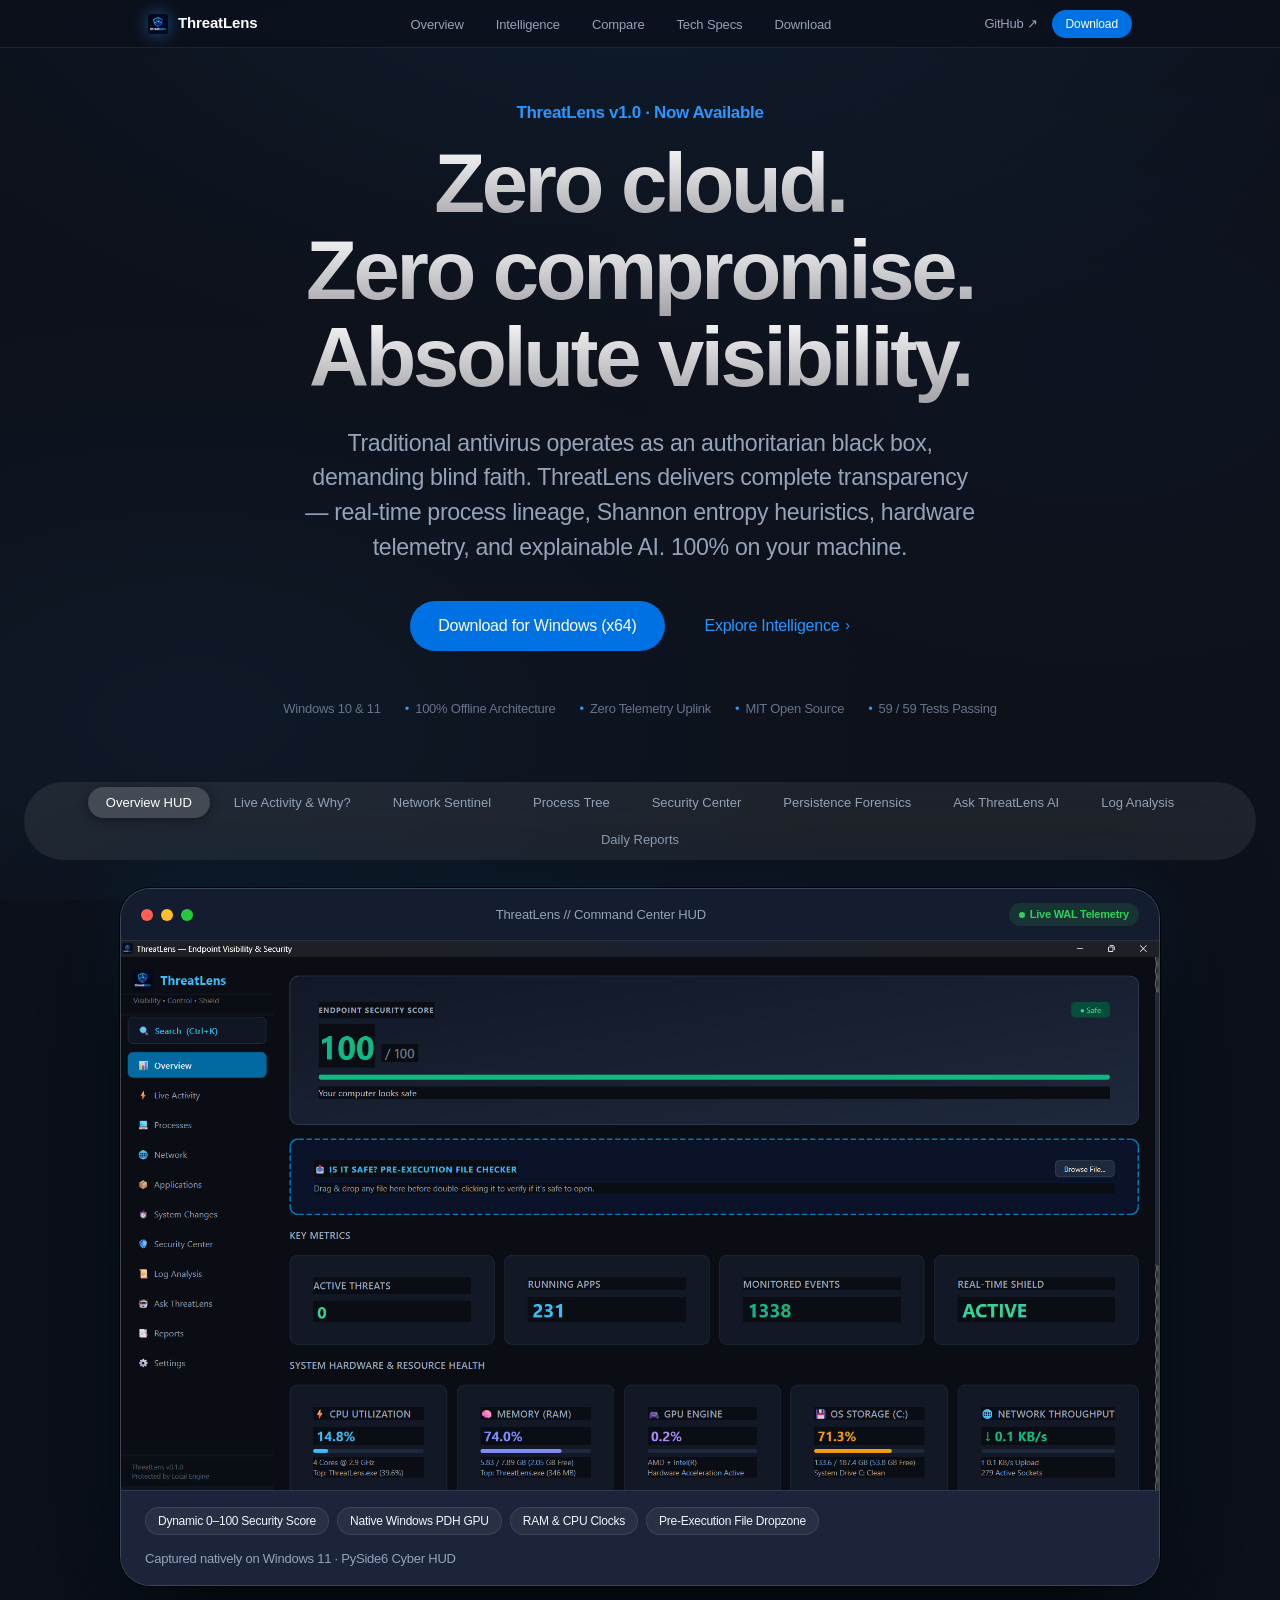
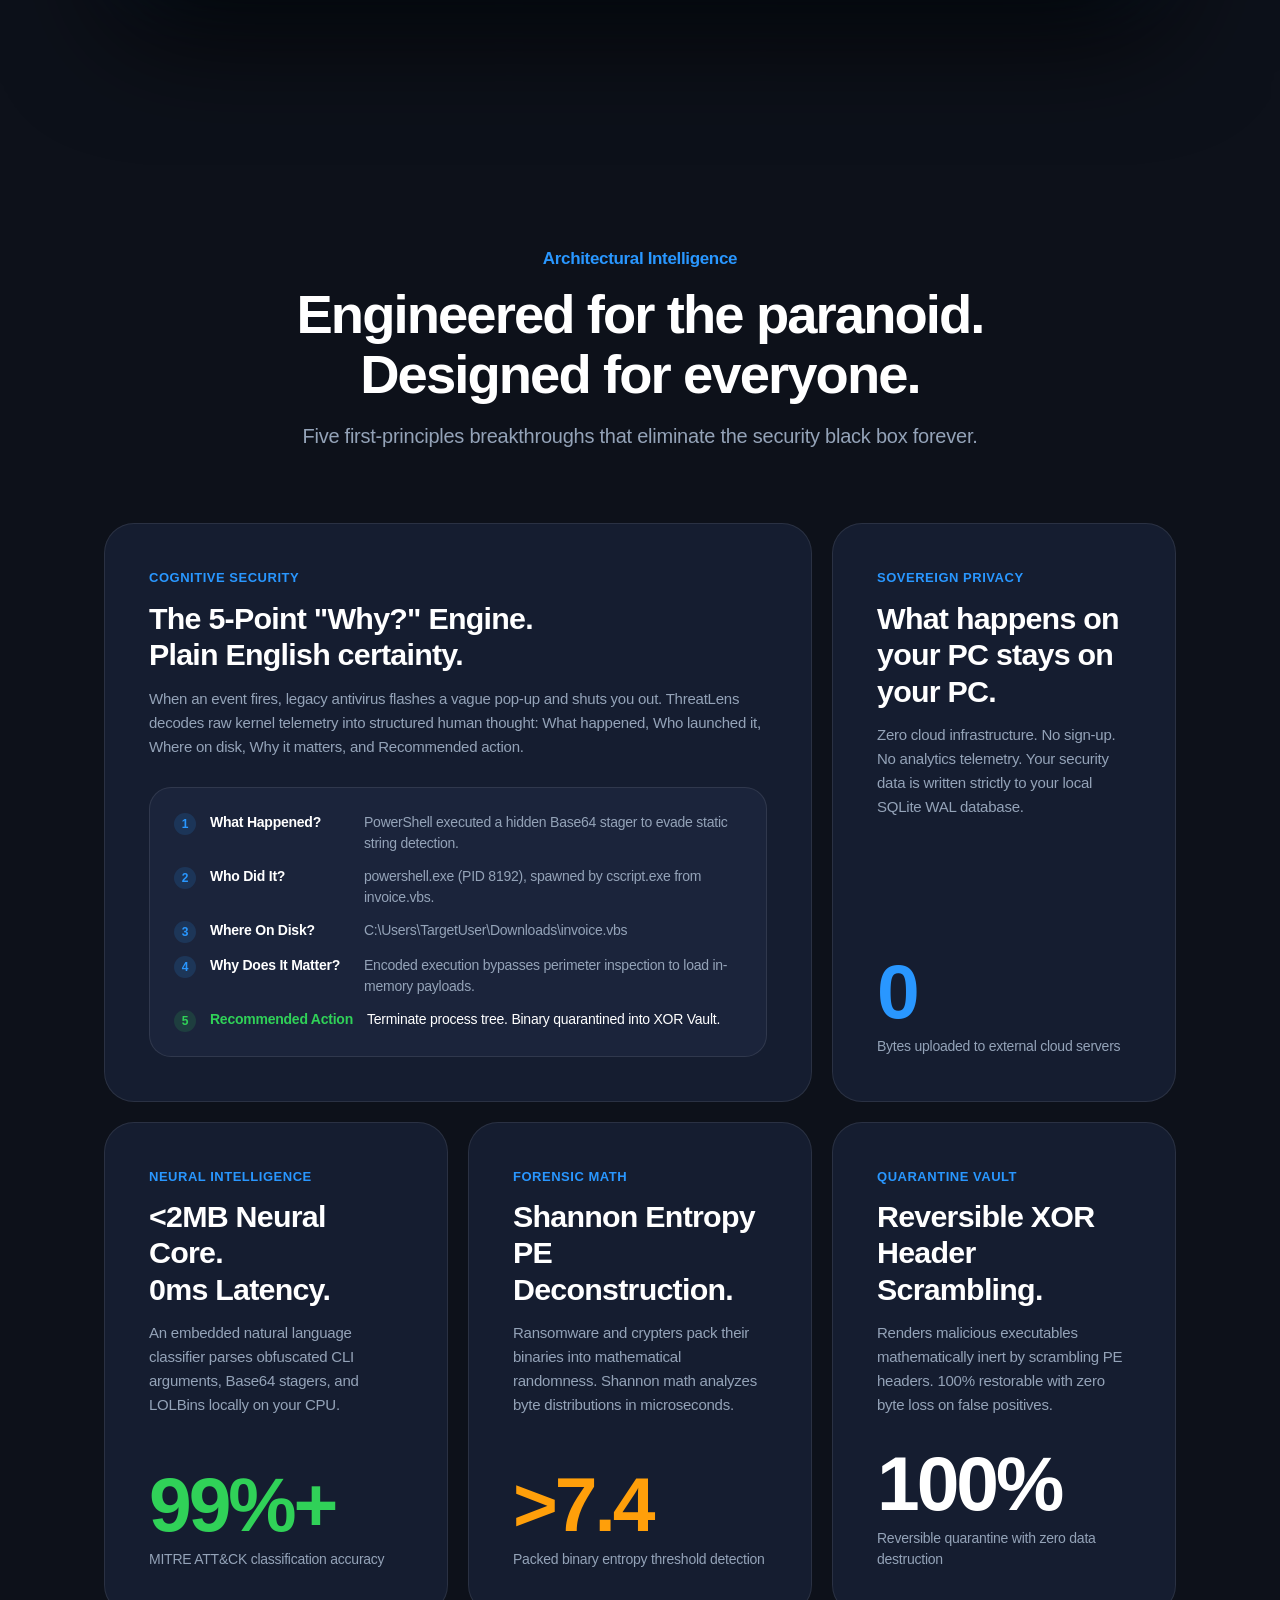
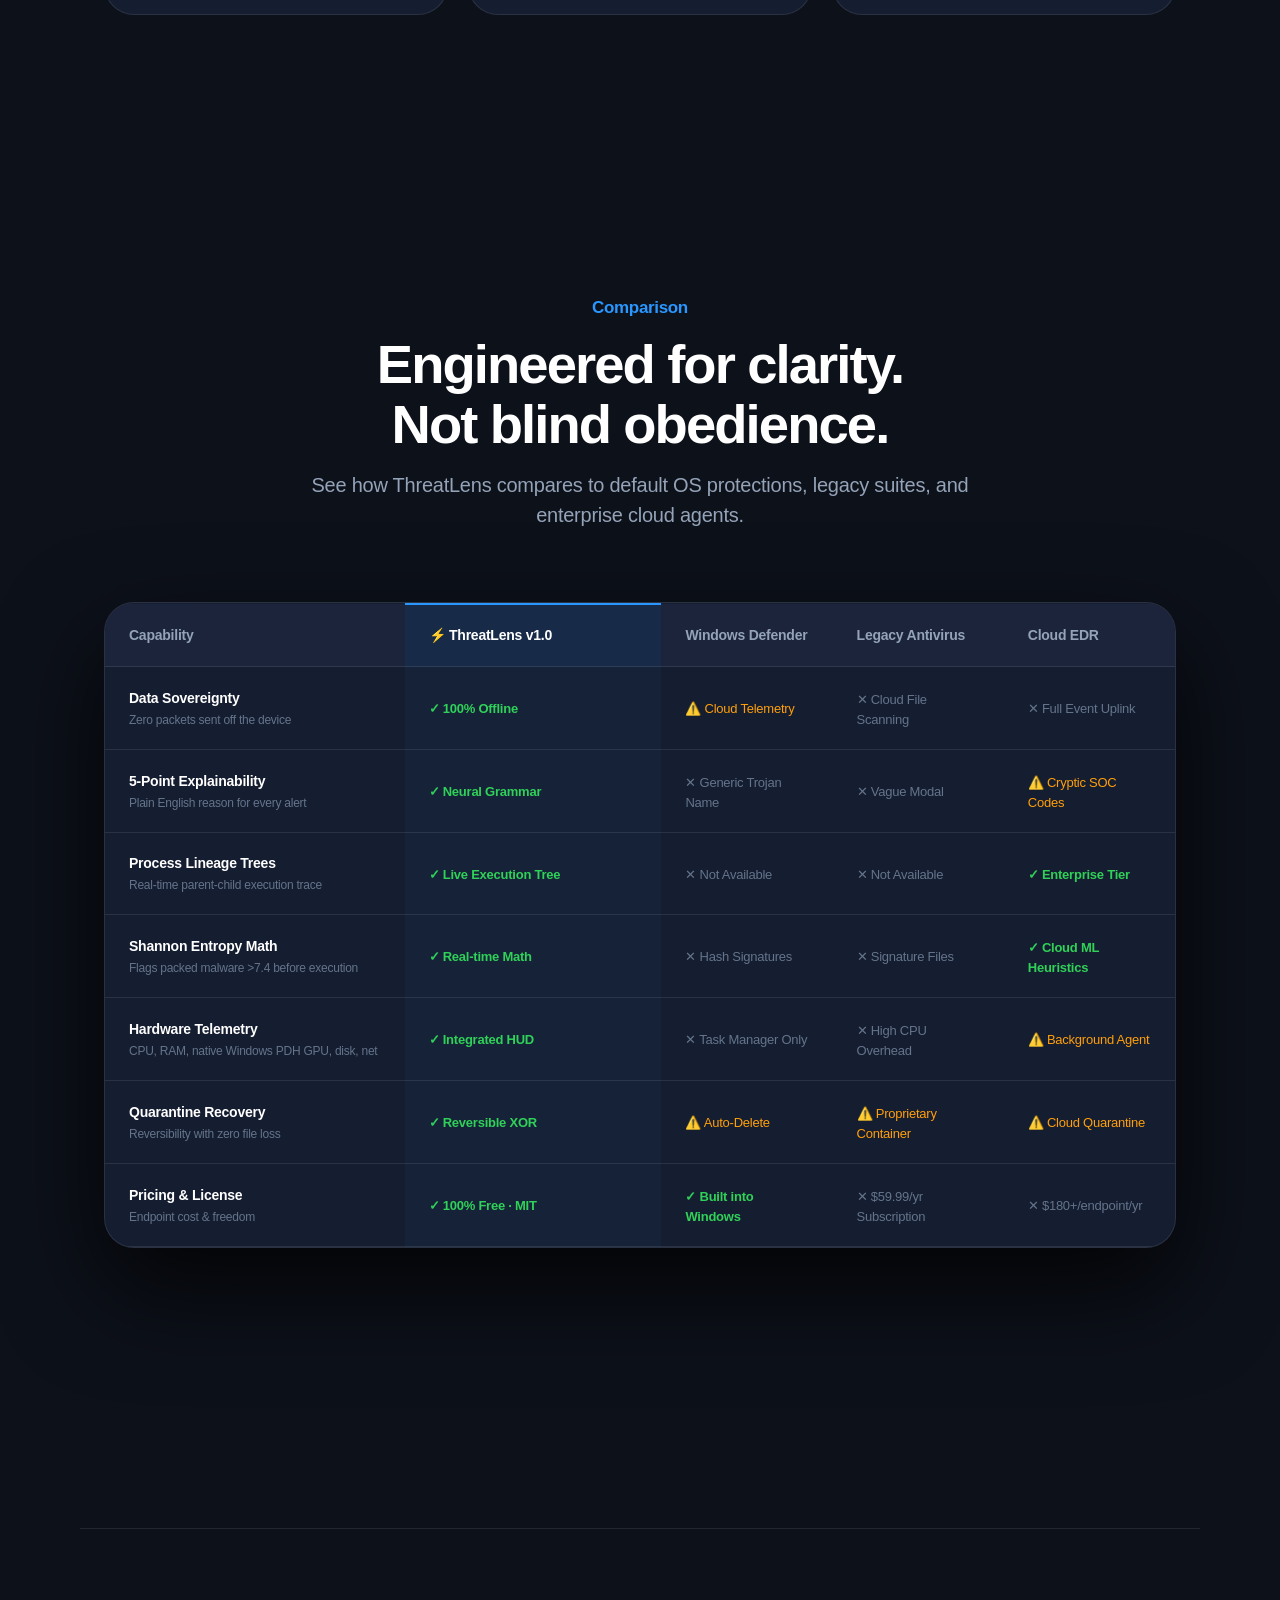
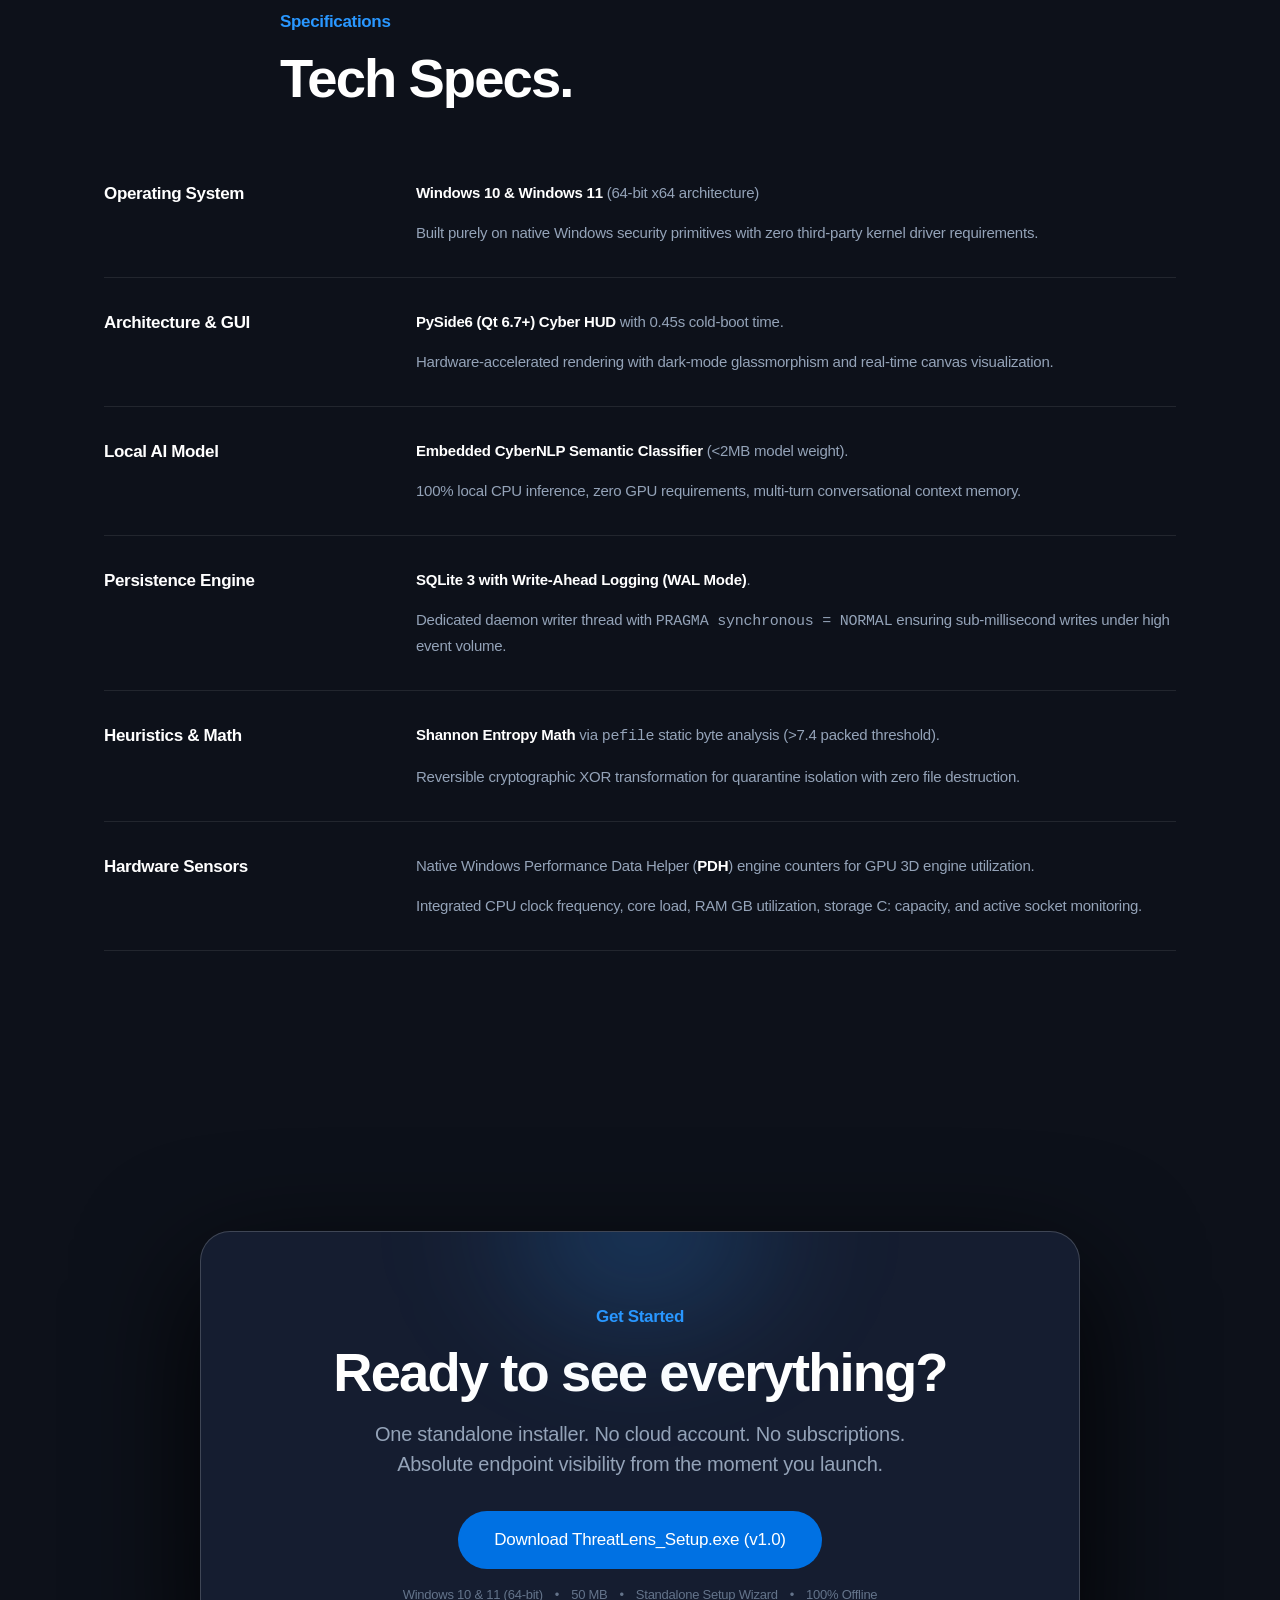
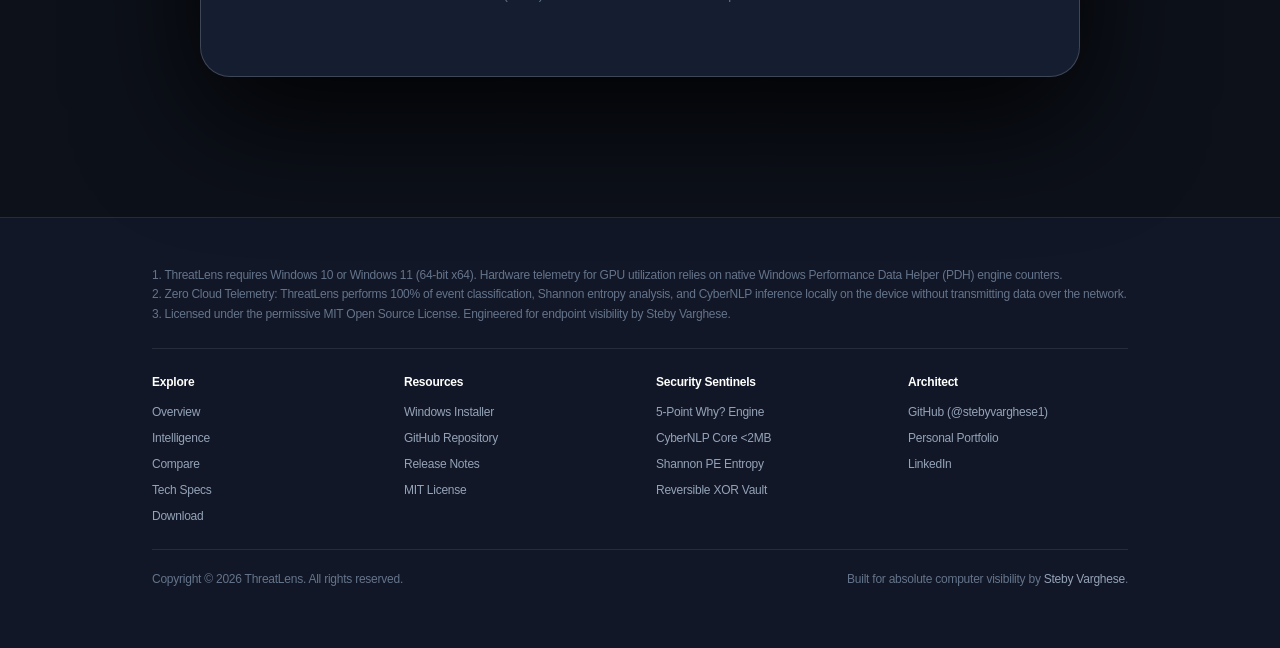
<file: index.html>
<!DOCTYPE html>
<html lang="en">
<head>
  <meta charset="UTF-8">
  <meta name="viewport" content="width=device-width, initial-scale=1.0">
  <title>ThreatLens — Zero-Trust Endpoint Observability</title>
  <meta name="description" content="Zero cloud. Zero compromise. Absolute endpoint visibility. ThreatLens delivers real-time process lineage, Shannon entropy PE analysis, and explainable AI for Windows 10 & 11. 100% offline.">
  <meta name="keywords" content="ThreatLens, Endpoint Observability, Zero Trust, Explainable AI, Process Lineage, Windows Security, Shannon Entropy, Malware Detection">
  <meta name="author" content="Steby Varghese">

  <!-- OpenGraph & Twitter Cards -->
  <meta property="og:title" content="ThreatLens — Zero-Trust Endpoint Observability">
  <meta property="og:description" content="Zero cloud. Zero compromise. Absolute visibility. Real-time process lineage and 100% offline explainable AI for Windows.">
  <meta property="og:type" content="website">
  <meta property="og:image" content="assets/threatlens.png">
  <meta name="twitter:card" content="summary_large_image">
  <meta name="twitter:title" content="ThreatLens — Zero-Trust Endpoint Observability">
  <meta name="twitter:description" content="Zero cloud. Zero compromise. Absolute visibility. Real-time process lineage and 100% offline explainable AI for Windows.">

  <!-- Favicon -->
  <link rel="icon" type="image/x-icon" href="assets/threatlens.ico">
  <link rel="apple-touch-icon" href="assets/threatlens_128.png">

  <!-- Apple Design System Stylesheet -->
  <link rel="stylesheet" href="css/styles.css?v=apple6">
</head>
<body>

  <!-- =========================================================================
       Apple Navigation (48px Floating Frosted Bar)
       ========================================================================= -->
  <header class="nav" id="nav">
    <div class="nav-inner">
      <a href="#" class="brand">
        <img src="assets/shield_emblem.png" alt="ThreatLens Shield" class="brand-shield">
        <span>ThreatLens</span>
      </a>

      <nav>
        <ul class="nav-links">
          <li><a href="#overview">Overview</a></li>
          <li><a href="#intelligence">Intelligence</a></li>
          <li><a href="#compare">Compare</a></li>
          <li><a href="#specs">Tech Specs</a></li>
          <li><a href="#download">Download</a></li>
        </ul>
      </nav>

      <div class="nav-cta">
        <a href="https://github.com/stebyvarghese1/ThreatLens" target="_blank" rel="noopener" class="nav-github-link">GitHub ↗</a>
        <a href="https://github.com/stebyvarghese1/ThreatLens/releases/download/v1/ThreatLens_Setup.exe" class="nav-pill-btn">
          Download
        </a>
        <button class="hamburger" id="hamburger" aria-label="Toggle Navigation">☰</button>
      </div>
    </div>
  </header>

  <!-- Mobile Menu Drawer -->
  <div class="mobile-drawer" id="mobile-drawer">
    <a href="#overview">Overview</a>
    <a href="#intelligence">Intelligence</a>
    <a href="#compare">Compare</a>
    <a href="#specs">Tech Specs</a>
    <a href="#download">Download v1.0</a>
    <a href="https://github.com/stebyvarghese1/ThreatLens" target="_blank" rel="noopener">GitHub Repository ↗</a>
  </div>

  <!-- =========================================================================
       Cinematic Hero
       ========================================================================= -->
  <section class="section section-hero" id="overview">
    <div class="container">
      <span class="eyebrow">ThreatLens v1.0 · Now Available</span>
      
      <h1 class="hero-title">
        <span class="gradient-text">Zero cloud.<br>Zero compromise.<br>Absolute visibility.</span>
      </h1>

      <p class="hero-subtitle">
        Traditional antivirus operates as an authoritarian black box, demanding blind faith. 
        ThreatLens delivers complete transparency — real-time process lineage, Shannon entropy heuristics, hardware telemetry, and explainable AI. 100% on your machine.
      </p>

      <div class="hero-actions">
        <a href="https://github.com/stebyvarghese1/ThreatLens/releases/download/v1/ThreatLens_Setup.exe" class="btn-apple-primary">
          Download for Windows (x64)
        </a>
        <a href="#intelligence" class="btn-apple-secondary">
          Explore Intelligence <span>›</span>
        </a>
      </div>

      <div class="spec-strip">
        <span>Windows 10 &amp; 11</span>
        <span>100% Offline Architecture</span>
        <span>Zero Telemetry Uplink</span>
        <span>MIT Open Source</span>
        <span>59 / 59 Tests Passing</span>
      </div>
    </div>

    <!-- Apple Segmented Control Switcher -->
    <div class="container-wide" style="margin-top: 64px;">
      <div class="segmented-control">
        <button class="segmented-btn active" data-img="assets/screenshots/hud_overview.png" data-title="ThreatLens // Command Center HUD" data-badge="Live WAL Telemetry" data-pills="Dynamic 0–100 Security Score,Native Windows PDH GPU,RAM &amp; CPU Clocks,Pre-Execution File Dropzone">
          Overview HUD
        </button>
        <button class="segmented-btn" data-img="assets/screenshots/activity_why.png" data-title="ThreatLens // Live Activity Stream &amp; Why? Engine" data-badge="Kernel Bus Active" data-pills="Streaming Event Timeline,5-Point Explainability,Who · Doing There · What · Why?,Sub-ms Latency">
          Live Activity &amp; Why?
        </button>
        <button class="segmented-btn" data-img="assets/screenshots/network_activity.png" data-title="ThreatLens // Network Activity &amp; Connections" data-badge="Socket Interceptor" data-pills="Real-Time Outbound Socket Mapping,Domain Resolution,Cut Internet Killswitch,Process PID Binding">
          Network Sentinel
        </button>
        <button class="segmented-btn" data-img="assets/screenshots/process_tree.png" data-title="ThreatLens // Process Tree &amp; Execution Lineage" data-badge="Process Explorer" data-pills="Parent-Child Process Tree,Risk Scoring 0-100,End Process Action,Executable Paths">
          Process Tree
        </button>
        <button class="segmented-btn" data-img="assets/screenshots/security_center.png" data-title="ThreatLens // Security Center &amp; Reversible Quarantine" data-badge="Shields Active" data-pills="Behavioral Shield,Ransomware Containment,Persistence Watcher,Reversible XOR Vault">
          Security Center
        </button>
        <button class="segmented-btn" data-img="assets/screenshots/persistence_forensics.png" data-title="ThreatLens // System Changes &amp; Persistence Forensics" data-badge="MITRE ATT&amp;CK" data-pills="Registry Run Keys,Scheduled Tasks,Background Services,MITRE ATT&amp;CK T1547.001">
          Persistence Forensics
        </button>
        <button class="segmented-btn" data-img="assets/screenshots/ai_assistant.png" data-title="ThreatLens // Ask ThreatLens Offline AI Assistant" data-badge="&lt;2MB Neural Core" data-pills="100% Local CPU Inference,Zero GPU Required,Conversational Endpoint Context,Airgapped Privacy">
          Ask ThreatLens AI
        </button>
        <button class="segmented-btn" data-img="assets/screenshots/log_analysis.png" data-title="ThreatLens // Windows &amp; Security Log Analysis" data-badge="Plain English Translator" data-pills="System · Apps · PowerShell · Security Channels,Event ID Inspection,Tamper Shield,Plain-English Log Stream">
          Log Analysis
        </button>
        <button class="segmented-btn" data-img="assets/screenshots/reports.png" data-title="ThreatLens // Security &amp; Transparency Reports" data-badge="Zero Cloud Footprint" data-pills="Daily Markdown Reports,Active Threat Audits,System Event Counter,100% Local Export">
          Daily Reports
        </button>
      </div>

      <!-- Cinematic Device Window -->
      <div class="cinematic-window">
        <div class="window-titlebar">
          <div class="traffic-dots">
            <span class="traffic-dot dot-close"></span>
            <span class="traffic-dot dot-min"></span>
            <span class="traffic-dot dot-max"></span>
          </div>
          <span class="window-title" id="showcase-title">ThreatLens // Command Center HUD</span>
          <span class="window-badge" id="showcase-badge">Live WAL Telemetry</span>
        </div>

        <div class="window-canvas">
          <img src="assets/screenshots/hud_overview.png" id="showcase-img" alt="ThreatLens Command Center HUD" loading="eager">
        </div>

        <div class="window-meta-bar">
          <div class="window-pills" id="showcase-pills">
            <span class="window-pill">Dynamic 0–100 Security Score</span>
            <span class="window-pill">Native Windows PDH GPU</span>
            <span class="window-pill">RAM &amp; CPU Clocks</span>
            <span class="window-pill">Pre-Execution File Dropzone</span>
          </div>
          <div>Captured natively on Windows 11 · PySide6 Cyber HUD</div>
        </div>
      </div>
    </div>
  </section>

  <!-- =========================================================================
       Apple Bento Grid Section: Intelligence & Innovations
       ========================================================================= -->
  <section class="section" id="intelligence">
    <div class="container">
      <div class="section-header">
        <span class="eyebrow">Architectural Intelligence</span>
        <h2 class="section-title">Engineered for the paranoid.<br>Designed for everyone.</h2>
        <p class="section-desc">
          Five first-principles breakthroughs that eliminate the security black box forever.
        </p>
      </div>

      <div class="bento-grid">
        
        <!-- Bento 1 (Large 8-col): 5-Point "Why?" Engine -->
        <div class="bento-card bento-col-8">
          <div>
            <div class="bento-tag">Cognitive Security</div>
            <h3>The 5-Point "Why?" Engine.<br>Plain English certainty.</h3>
            <p>
              When an event fires, legacy antivirus flashes a vague pop-up and shuts you out. 
              ThreatLens decodes raw kernel telemetry into structured human thought: What happened, Who launched it, Where on disk, Why it matters, and Recommended action.
            </p>
          </div>

          <div class="five-point-preview">
            <div class="fp-row">
              <span class="fp-num">1</span>
              <span class="fp-label">What Happened?</span>
              <span class="fp-desc">PowerShell executed a hidden Base64 stager to evade static string detection.</span>
            </div>
            <div class="fp-row">
              <span class="fp-num">2</span>
              <span class="fp-label">Who Did It?</span>
              <span class="fp-desc">powershell.exe (PID 8192), spawned by cscript.exe from invoice.vbs.</span>
            </div>
            <div class="fp-row">
              <span class="fp-num">3</span>
              <span class="fp-label">Where On Disk?</span>
              <span class="fp-desc">C:\Users\TargetUser\Downloads\invoice.vbs</span>
            </div>
            <div class="fp-row">
              <span class="fp-num">4</span>
              <span class="fp-label">Why Does It Matter?</span>
              <span class="fp-desc">Encoded execution bypasses perimeter inspection to load in-memory payloads.</span>
            </div>
            <div class="fp-row" style="color:var(--apple-green)">
              <span class="fp-num" style="background:rgba(48,209,88,.15);color:var(--apple-green)">5</span>
              <span class="fp-label" style="color:var(--apple-green)">Recommended Action</span>
              <span class="fp-desc" style="color:#ffffff">Terminate process tree. Binary quarantined into XOR Vault.</span>
            </div>
          </div>
        </div>

        <!-- Bento 2 (4-col): 100% Airgapped -->
        <div class="bento-card bento-col-4">
          <div>
            <div class="bento-tag">Sovereign Privacy</div>
            <h3>What happens on your PC stays on your PC.</h3>
            <p>
              Zero cloud infrastructure. No sign-up. No analytics telemetry. Your security data is written strictly to your local SQLite WAL database.
            </p>
          </div>
          <div>
            <div class="bento-stat" style="color:var(--apple-blue)">0</div>
            <div class="bento-stat-sub">Bytes uploaded to external cloud servers</div>
          </div>
        </div>

        <!-- Bento 3 (4-col): CyberNLP Core -->
        <div class="bento-card bento-col-4">
          <div>
            <div class="bento-tag">Neural Intelligence</div>
            <h3>&lt;2MB Neural Core.<br>0ms Latency.</h3>
            <p>
              An embedded natural language classifier parses obfuscated CLI arguments, Base64 stagers, and LOLBins locally on your CPU.
            </p>
          </div>
          <div>
            <div class="bento-stat" style="color:var(--apple-green)">99%+</div>
            <div class="bento-stat-sub">MITRE ATT&amp;CK classification accuracy</div>
          </div>
        </div>

        <!-- Bento 4 (4-col): Shannon Entropy PE Analysis -->
        <div class="bento-card bento-col-4">
          <div>
            <div class="bento-tag">Forensic Math</div>
            <h3>Shannon Entropy PE Deconstruction.</h3>
            <p>
              Ransomware and crypters pack their binaries into mathematical randomness. Shannon math analyzes byte distributions in microseconds.
            </p>
          </div>
          <div>
            <div class="bento-stat" style="color:var(--apple-orange)">&gt;7.4</div>
            <div class="bento-stat-sub">Packed binary entropy threshold detection</div>
          </div>
        </div>

        <!-- Bento 5 (4-col): Reversible XOR Vault -->
        <div class="bento-card bento-col-4">
          <div>
            <div class="bento-tag">Quarantine Vault</div>
            <h3>Reversible XOR Header Scrambling.</h3>
            <p>
              Renders malicious executables mathematically inert by scrambling PE headers. 100% restorable with zero byte loss on false positives.
            </p>
          </div>
          <div>
            <div class="bento-stat">100%</div>
            <div class="bento-stat-sub">Reversible quarantine with zero data destruction</div>
          </div>
        </div>

      </div>
    </div>
  </section>

  <!-- =========================================================================
       Apple-Style Product Comparison Grid
       ========================================================================= -->
  <section class="section" id="compare">
    <div class="container">
      <div class="section-header">
        <span class="eyebrow">Comparison</span>
        <h2 class="section-title">Engineered for clarity.<br>Not blind obedience.</h2>
        <p class="section-desc">See how ThreatLens compares to default OS protections, legacy suites, and enterprise cloud agents.</p>
      </div>

      <div class="compare-container">
        <table class="compare-table">
          <thead>
            <tr>
              <th style="width: 28%;">Capability</th>
              <th class="tl-col" style="width: 24%;">⚡ ThreatLens v1.0</th>
              <th style="width: 16%;">Windows Defender</th>
              <th style="width: 16%;">Legacy Antivirus</th>
              <th style="width: 16%;">Cloud EDR</th>
            </tr>
          </thead>
          <tbody>
            <tr>
              <td>
                <div class="compare-dim-title">Data Sovereignty</div>
                <div class="compare-dim-sub">Zero packets sent off the device</div>
              </td>
              <td class="tl-cell"><span class="tag-apple-check">✓ 100% Offline</span></td>
              <td><span class="tag-apple-warn">⚠️ Cloud Telemetry</span></td>
              <td><span class="tag-apple-cross">✕ Cloud File Scanning</span></td>
              <td><span class="tag-apple-cross">✕ Full Event Uplink</span></td>
            </tr>
            <tr>
              <td>
                <div class="compare-dim-title">5-Point Explainability</div>
                <div class="compare-dim-sub">Plain English reason for every alert</div>
              </td>
              <td class="tl-cell"><span class="tag-apple-check">✓ Neural Grammar</span></td>
              <td><span class="tag-apple-cross">✕ Generic Trojan Name</span></td>
              <td><span class="tag-apple-cross">✕ Vague Modal</span></td>
              <td><span class="tag-apple-warn">⚠️ Cryptic SOC Codes</span></td>
            </tr>
            <tr>
              <td>
                <div class="compare-dim-title">Process Lineage Trees</div>
                <div class="compare-dim-sub">Real-time parent-child execution trace</div>
              </td>
              <td class="tl-cell"><span class="tag-apple-check">✓ Live Execution Tree</span></td>
              <td><span class="tag-apple-cross">✕ Not Available</span></td>
              <td><span class="tag-apple-cross">✕ Not Available</span></td>
              <td><span class="tag-apple-check">✓ Enterprise Tier</span></td>
            </tr>
            <tr>
              <td>
                <div class="compare-dim-title">Shannon Entropy Math</div>
                <div class="compare-dim-sub">Flags packed malware &gt;7.4 before execution</div>
              </td>
              <td class="tl-cell"><span class="tag-apple-check">✓ Real-time Math</span></td>
              <td><span class="tag-apple-cross">✕ Hash Signatures</span></td>
              <td><span class="tag-apple-cross">✕ Signature Files</span></td>
              <td><span class="tag-apple-check">✓ Cloud ML Heuristics</span></td>
            </tr>
            <tr>
              <td>
                <div class="compare-dim-title">Hardware Telemetry</div>
                <div class="compare-dim-sub">CPU, RAM, native Windows PDH GPU, disk, net</div>
              </td>
              <td class="tl-cell"><span class="tag-apple-check">✓ Integrated HUD</span></td>
              <td><span class="tag-apple-cross">✕ Task Manager Only</span></td>
              <td><span class="tag-apple-cross">✕ High CPU Overhead</span></td>
              <td><span class="tag-apple-warn">⚠️ Background Agent</span></td>
            </tr>
            <tr>
              <td>
                <div class="compare-dim-title">Quarantine Recovery</div>
                <div class="compare-dim-sub">Reversibility with zero file loss</div>
              </td>
              <td class="tl-cell"><span class="tag-apple-check">✓ Reversible XOR</span></td>
              <td><span class="tag-apple-warn">⚠️ Auto-Delete</span></td>
              <td><span class="tag-apple-warn">⚠️ Proprietary Container</span></td>
              <td><span class="tag-apple-warn">⚠️ Cloud Quarantine</span></td>
            </tr>
            <tr>
              <td>
                <div class="compare-dim-title">Pricing &amp; License</div>
                <div class="compare-dim-sub">Endpoint cost &amp; freedom</div>
              </td>
              <td class="tl-cell"><span class="tag-apple-check">✓ 100% Free · MIT</span></td>
              <td><span class="tag-apple-check">✓ Built into Windows</span></td>
              <td><span class="tag-apple-cross">✕ $59.99/yr Subscription</span></td>
              <td><span class="tag-apple-cross">✕ $180+/endpoint/yr</span></td>
            </tr>
          </tbody>
        </table>
      </div>
    </div>
  </section>

  <!-- =========================================================================
       Apple Tech Specs Section
       ========================================================================= -->
  <section class="section" id="specs">
    <div class="container specs-section-wrap">
      <div class="section-header" style="text-align: left; margin-bottom: 40px;">
        <span class="eyebrow">Specifications</span>
        <h2 class="section-title">Tech Specs.</h2>
      </div>

      <div class="specs-grid">
        <div class="specs-row">
          <div class="specs-category">Operating System</div>
          <div class="specs-list">
            <div><strong>Windows 10 &amp; Windows 11</strong> (64-bit x64 architecture)</div>
            <div>Built purely on native Windows security primitives with zero third-party kernel driver requirements.</div>
          </div>
        </div>

        <div class="specs-row">
          <div class="specs-category">Architecture &amp; GUI</div>
          <div class="specs-list">
            <div><strong>PySide6 (Qt 6.7+) Cyber HUD</strong> with 0.45s cold-boot time.</div>
            <div>Hardware-accelerated rendering with dark-mode glassmorphism and real-time canvas visualization.</div>
          </div>
        </div>

        <div class="specs-row">
          <div class="specs-category">Local AI Model</div>
          <div class="specs-list">
            <div><strong>Embedded CyberNLP Semantic Classifier</strong> (&lt;2MB model weight).</div>
            <div>100% local CPU inference, zero GPU requirements, multi-turn conversational context memory.</div>
          </div>
        </div>

        <div class="specs-row">
          <div class="specs-category">Persistence Engine</div>
          <div class="specs-list">
            <div><strong>SQLite 3 with Write-Ahead Logging (WAL Mode)</strong>.</div>
            <div>Dedicated daemon writer thread with <code>PRAGMA synchronous = NORMAL</code> ensuring sub-millisecond writes under high event volume.</div>
          </div>
        </div>

        <div class="specs-row">
          <div class="specs-category">Heuristics &amp; Math</div>
          <div class="specs-list">
            <div><strong>Shannon Entropy Math</strong> via <code>pefile</code> static byte analysis (&gt;7.4 packed threshold).</div>
            <div>Reversible cryptographic XOR transformation for quarantine isolation with zero file destruction.</div>
          </div>
        </div>

        <div class="specs-row">
          <div class="specs-category">Hardware Sensors</div>
          <div class="specs-list">
            <div>Native Windows Performance Data Helper (<strong>PDH</strong>) engine counters for GPU 3D engine utilization.</div>
            <div>Integrated CPU clock frequency, core load, RAM GB utilization, storage C: capacity, and active socket monitoring.</div>
          </div>
        </div>
      </div>
    </div>
  </section>

  <!-- =========================================================================
       Apple Download Section
       ========================================================================= -->
  <section class="section" id="download">
    <div class="container">
      <div class="download-card">
        <span class="eyebrow">Get Started</span>
        <h2 class="section-title">Ready to see everything?</h2>
        <p class="section-desc" style="max-width: 540px; margin: 0 auto 32px;">
          One standalone installer. No cloud account. No subscriptions. Absolute endpoint visibility from the moment you launch.
        </p>

        <div style="display:flex;flex-direction:column;align-items:center;gap:16px;margin-top:8px">
          <a href="https://github.com/stebyvarghese1/ThreatLens/releases/download/v1/ThreatLens_Setup.exe" class="btn-apple-primary btn-apple-large">
            Download ThreatLens_Setup.exe (v1.0)
          </a>
          <div style="font-size:13px;color:var(--text-tertiary);display:flex;align-items:center;gap:12px;flex-wrap:wrap;justify-content:center">
            <span>Windows 10 &amp; 11 (64-bit)</span>
            <span>•</span>
            <span>50 MB</span>
            <span>•</span>
            <span>Standalone Setup Wizard</span>
            <span>•</span>
            <span>100% Offline</span>
          </div>
        </div>
      </div>
    </div>
  </section>

  <!-- =========================================================================
       Apple Footer
       ========================================================================= -->
  <footer class="footer">
    <div class="footer-inner">
      <div class="footer-notes">
        <p>1. ThreatLens requires Windows 10 or Windows 11 (64-bit x64). Hardware telemetry for GPU utilization relies on native Windows Performance Data Helper (PDH) engine counters.</p>
        <p>2. Zero Cloud Telemetry: ThreatLens performs 100% of event classification, Shannon entropy analysis, and CyberNLP inference locally on the device without transmitting data over the network.</p>
        <p>3. Licensed under the permissive MIT Open Source License. Engineered for endpoint visibility by Steby Varghese.</p>
      </div>

      <div class="footer-cols">
        <div class="footer-col">
          <h4>Explore</h4>
          <ul>
            <li><a href="#overview">Overview</a></li>
            <li><a href="#intelligence">Intelligence</a></li>
            <li><a href="#compare">Compare</a></li>
            <li><a href="#specs">Tech Specs</a></li>
            <li><a href="#download">Download</a></li>
          </ul>
        </div>

        <div class="footer-col">
          <h4>Resources</h4>
          <ul>
            <li><a href="https://github.com/stebyvarghese1/ThreatLens/releases/download/v1/ThreatLens_Setup.exe">Windows Installer</a></li>
            <li><a href="https://github.com/stebyvarghese1/ThreatLens" target="_blank" rel="noopener">GitHub Repository</a></li>
            <li><a href="https://github.com/stebyvarghese1/ThreatLens/releases" target="_blank" rel="noopener">Release Notes</a></li>
            <li><a href="https://github.com/stebyvarghese1/ThreatLens/blob/main/LICENSE" target="_blank" rel="noopener">MIT License</a></li>
          </ul>
        </div>

        <div class="footer-col">
          <h4>Security Sentinels</h4>
          <ul>
            <li><a href="#intelligence">5-Point Why? Engine</a></li>
            <li><a href="#intelligence">CyberNLP Core &lt;2MB</a></li>
            <li><a href="#intelligence">Shannon PE Entropy</a></li>
            <li><a href="#intelligence">Reversible XOR Vault</a></li>
          </ul>
        </div>

        <div class="footer-col">
          <h4>Architect</h4>
          <ul>
            <li><a href="https://github.com/stebyvarghese1" target="_blank" rel="noopener">GitHub (@stebyvarghese1)</a></li>
            <li><a href="https://stebyvarghese.in/" target="_blank" rel="noopener">Personal Portfolio</a></li>
            <li><a href="https://linkedin.com/in/steby-varghese" target="_blank" rel="noopener">LinkedIn</a></li>
          </ul>
        </div>
      </div>

      <div class="footer-bottom">
        <div>Copyright © 2026 ThreatLens. All rights reserved.</div>
        <div>Built for absolute computer visibility by <a href="https://github.com/stebyvarghese1" style="color:var(--text-secondary)">Steby Varghese</a>.</div>
      </div>
    </div>
  </footer>

  <!-- Scripts -->
  <script src="js/main.js?v=apple8"></script>
</body>
</html>
</file>
<file: css/styles.css>
/* ==========================================================================
   ThreatLens — Apple Product Design System
   Inspired by apple.com (iPhone 16 Pro, M3 Max, Vision Pro product pages)
   Clean, cinematic, vast breathing room, editorial typography, Bento grid
   ========================================================================== */

:root {
  --bg: #0d111a;
  --bg-subtle: #111726;
  --surface: #151d30;
  --surface-2: #1b243b;
  --surface-3: #222d48;
  --surface-hover: #293656;

  --border: rgba(255, 255, 255, 0.09);
  --border-strong: rgba(255, 255, 255, 0.18);
  --border-subtle: rgba(255, 255, 255, 0.05);

  --text-primary: #f2f5fa;
  --text-secondary: #94a3b8;
  --text-tertiary: #64748b;

  --apple-blue: #2997ff;
  --apple-blue-fill: #0071e3;
  --apple-blue-hover: #0077ed;
  --apple-green: #30d158;
  --apple-orange: #ff9f0a;
  --apple-red: #ff453a;
  --apple-purple: #bf5af2;

  --font-sans: -apple-system, BlinkMacSystemFont, "SF Pro Display", "SF Pro Text", "Segoe UI", Roboto, "Helvetica Neue", Inter, sans-serif;
  --font-mono: "SF Mono", Monaco, Menlo, Consolas, "JetBrains Mono", monospace;

  --nav-h: 48px;
  --max-w: 1120px;
  --max-w-wide: 1280px;

  --r-sm: 8px;
  --r-md: 14px;
  --r-lg: 22px;
  --r-xl: 30px;
  --r-pill: 980px;

  --ease: cubic-bezier(0.25, 1, 0.5, 1);
  --dur: 0.3s;
}

/* ─── Reset ─────────────────────────────────────────────────────────────── */
*, *::before, *::after {
  box-sizing: border-box;
  margin: 0;
  padding: 0;
}

html {
  scroll-behavior: smooth;
  color-scheme: dark;
  background-color: var(--bg);
}

body {
  font-family: var(--font-sans);
  background-color: var(--bg);
  background-image: 
    radial-gradient(ellipse 1200px 700px at 50% -100px, rgba(41, 151, 255, 0.09), transparent 70%),
    radial-gradient(ellipse 900px 600px at 85% 40%, rgba(30, 58, 138, 0.07), transparent 60%),
    radial-gradient(ellipse 1000px 600px at 15% 80%, rgba(41, 151, 255, 0.06), transparent 70%);
  background-attachment: fixed;
  color: var(--text-primary);
  line-height: 1.5;
  letter-spacing: -0.015em;
  overflow-x: hidden;
  -webkit-font-smoothing: antialiased;
  -moz-osx-font-smoothing: grayscale;
}

::selection {
  background: rgba(41, 151, 255, 0.35);
  color: #ffffff;
}

a {
  color: inherit;
  text-decoration: none;
  transition: color var(--dur) var(--ease), opacity var(--dur) var(--ease);
}

button {
  cursor: pointer;
  font-family: inherit;
  border: none;
  background: none;
}

img {
  display: block;
  max-width: 100%;
}

/* ─── Layout Container ─────────────────────────────────────────────────── */
.container {
  width: 100%;
  max-width: var(--max-w);
  margin: 0 auto;
  padding: 0 24px;
}

.container-wide {
  width: 100%;
  max-width: var(--max-w-wide);
  margin: 0 auto;
  padding: 0 24px;
}

.section {
  padding: 140px 0;
  position: relative;
}

.section-hero {
  padding-top: 100px;
  padding-bottom: 120px;
  text-align: center;
}

/* ─── Apple Navigation (48px Floating Frosted Glass) ───────────────────── */
.nav {
  position: fixed;
  top: 0;
  left: 0;
  right: 0;
  height: var(--nav-h);
  z-index: 9999;
  background: rgba(13, 17, 26, 0.82);
  backdrop-filter: saturate(180%) blur(20px);
  -webkit-backdrop-filter: saturate(180%) blur(20px);
  border-bottom: 1px solid var(--border);
  display: flex;
  align-items: center;
  transition: background var(--dur) var(--ease), border-color var(--dur) var(--ease);
}

.nav-inner {
  display: flex;
  align-items: center;
  justify-content: space-between;
  width: 100%;
  max-width: 1024px;
  margin: 0 auto;
  padding: 0 20px;
}

.brand {
  display: flex;
  align-items: center;
  gap: 10px;
  font-size: 15px;
  font-weight: 600;
  letter-spacing: -0.01em;
  color: #ffffff;
}

.brand-shield {
  width: 20px;
  height: 20px;
  filter: drop-shadow(0 0 8px rgba(41, 151, 255, 0.5));
}

.nav-links {
  display: flex;
  align-items: center;
  gap: 32px;
  list-style: none;
}

.nav-links a {
  font-size: 13px;
  color: var(--text-secondary);
  letter-spacing: -0.01em;
  font-weight: 400;
}

.nav-links a:hover {
  color: #ffffff;
}

.nav-cta {
  display: flex;
  align-items: center;
  gap: 14px;
}

.nav-pill-btn {
  background: var(--apple-blue-fill);
  color: #ffffff;
  padding: 5px 14px;
  border-radius: var(--r-pill);
  font-size: 12px;
  font-weight: 500;
  letter-spacing: -0.01em;
  transition: background var(--dur) var(--ease), transform var(--dur) var(--ease);
}

.nav-pill-btn:hover {
  background: var(--apple-blue-hover);
  transform: scale(1.02);
}

.nav-github-link {
  font-size: 13px;
  color: var(--text-secondary);
  transition: color var(--dur) var(--ease);
}

.nav-github-link:hover {
  color: #ffffff;
}

.hamburger {
  display: none;
  font-size: 22px;
  color: var(--text-secondary);
  background: none;
  border: none;
  cursor: pointer;
  padding: 8px 10px;
  line-height: 1;
  border-radius: var(--r-sm);
  transition: color var(--dur) var(--ease), background var(--dur) var(--ease);
}

.hamburger:hover {
  color: #ffffff;
  background: rgba(255, 255, 255, 0.08);
}

/* Mobile Drawer */
.mobile-drawer {
  display: none;
  position: fixed;
  top: var(--nav-h);
  left: 0;
  right: 0;
  bottom: 0;
  background: rgba(13, 17, 26, 0.96);
  backdrop-filter: blur(25px);
  -webkit-backdrop-filter: blur(25px);
  z-index: 9998;
  flex-direction: column;
  padding: 40px 28px;
  gap: 24px;
}

.mobile-drawer.open {
  display: flex;
}

.mobile-drawer a {
  font-size: 22px;
  font-weight: 600;
  color: var(--text-secondary);
  border-bottom: 1px solid var(--border);
  padding-bottom: 16px;
}

.mobile-drawer a:hover {
  color: #ffffff;
}

/* ─── Apple Typography & Headers ───────────────────────────────────────── */
.eyebrow {
  display: inline-block;
  font-size: 17px;
  font-weight: 600;
  color: var(--apple-blue);
  letter-spacing: -0.02em;
  margin-bottom: 14px;
}

.hero-title {
  font-size: clamp(2.8rem, 6.5vw, 5.4rem);
  font-weight: 700;
  line-height: 1.05;
  letter-spacing: -0.04em;
  color: #ffffff;
  margin-bottom: 24px;
}

.hero-title .gradient-text {
  background: linear-gradient(180deg, #ffffff 0%, #a1a1a6 100%);
  -webkit-background-clip: text;
  -webkit-text-fill-color: transparent;
  background-clip: text;
}

.hero-subtitle {
  font-size: clamp(1.1rem, 2.2vw, 1.45rem);
  color: var(--text-secondary);
  max-width: 680px;
  margin: 0 auto 36px;
  line-height: 1.5;
  font-weight: 400;
  letter-spacing: -0.015em;
}

.hero-actions {
  display: flex;
  align-items: center;
  justify-content: center;
  gap: 20px;
  flex-wrap: wrap;
  margin-bottom: 48px;
}

/* Apple Buttons */
.btn-apple-primary {
  background: var(--apple-blue-fill);
  color: #ffffff;
  font-size: 16px;
  font-weight: 500;
  padding: 13px 28px;
  border-radius: var(--r-pill);
  display: inline-flex;
  align-items: center;
  gap: 8px;
  transition: all var(--dur) var(--ease);
}

.btn-apple-primary:hover {
  background: var(--apple-blue-hover);
  transform: scale(1.02);
  box-shadow: 0 4px 20px rgba(0, 113, 227, 0.4);
}

.btn-apple-large {
  padding: 16px 36px;
  font-size: 17px;
}

.btn-apple-secondary {
  color: var(--apple-blue);
  font-size: 16px;
  font-weight: 400;
  display: inline-flex;
  align-items: center;
  gap: 6px;
  padding: 13px 20px;
  transition: opacity var(--dur) var(--ease);
}

.btn-apple-secondary:hover {
  opacity: 0.8;
}

.btn-apple-secondary span {
  font-size: 14px;
  transition: transform var(--dur) var(--ease);
}

.btn-apple-secondary:hover span {
  transform: translateX(3px);
}

/* Feature tags pill strip */
.spec-strip {
  display: flex;
  align-items: center;
  justify-content: center;
  gap: 24px;
  font-size: 13px;
  color: var(--text-tertiary);
  flex-wrap: wrap;
}

.spec-strip span {
  display: flex;
  align-items: center;
  gap: 6px;
}

.spec-strip span::before {
  content: "•";
  color: var(--apple-blue);
}

.spec-strip span:first-child::before {
  display: none;
}

/* ─── Apple Segmented Control ──────────────────────────────────────────── */
.segmented-control {
  display: inline-flex;
  align-items: center;
  justify-content: center;
  flex-wrap: wrap;
  background: rgba(255, 255, 255, 0.08);
  padding: 5px;
  border-radius: var(--r-pill);
  gap: 6px;
  margin-bottom: 28px;
  backdrop-filter: blur(16px);
  -webkit-backdrop-filter: blur(16px);
  max-width: 100%;
}

.segmented-btn {
  padding: 8px 18px;
  border-radius: var(--r-pill);
  font-size: 13px;
  font-weight: 500;
  color: var(--text-secondary);
  transition: all var(--dur) var(--ease);
  display: inline-flex;
  align-items: center;
  gap: 8px;
  cursor: pointer;
  border: none;
  background: transparent;
  white-space: nowrap;
}

.segmented-btn:hover {
  color: #ffffff;
}

.segmented-btn.active {
  background: rgba(255, 255, 255, 0.16);
  color: #ffffff;
  box-shadow: 0 2px 12px rgba(0, 0, 0, 0.4);
}

/* ─── Cinematic Device Showcase Frame ───────────────────────────────────── */
.cinematic-window {
  position: relative;
  max-width: 1040px;
  margin: 0 auto;
  border-radius: var(--r-xl);
  overflow: hidden;
  background: var(--surface);
  border: 1px solid var(--border-strong);
  box-shadow: 
    0 0 0 1px rgba(0, 0, 0, 0.8),
    0 40px 120px rgba(0, 0, 0, 0.9),
    0 0 80px rgba(41, 151, 255, 0.15);
  transition: transform 0.6s var(--ease);
}

.window-titlebar {
  background: rgba(21, 29, 48, 0.95);
  padding: 14px 20px;
  display: flex;
  align-items: center;
  justify-content: space-between;
  border-bottom: 1px solid var(--border);
}

.traffic-dots {
  display: flex;
  gap: 8px;
}

.traffic-dot {
  width: 12px;
  height: 12px;
  border-radius: 50%;
}

.dot-close { background: #ff5f56; }
.dot-min { background: #ffbd2e; }
.dot-max { background: #27c93f; }

.window-title {
  font-size: 13px;
  font-weight: 500;
  color: var(--text-secondary);
  letter-spacing: -0.01em;
}

.window-badge {
  font-size: 11px;
  font-weight: 600;
  color: var(--apple-green);
  background: rgba(48, 209, 88, 0.12);
  padding: 3px 10px;
  border-radius: var(--r-pill);
  display: inline-flex;
  align-items: center;
  gap: 5px;
}

.window-badge::before {
  content: "";
  width: 6px;
  height: 6px;
  background: var(--apple-green);
  border-radius: 50%;
}

.window-canvas {
  position: relative;
  background: #0d1322;
}

.window-canvas img {
  width: 100%;
  height: auto;
  display: block;
  transition: opacity var(--dur) var(--ease);
}

.window-meta-bar {
  padding: 16px 24px;
  background: var(--surface-2);
  border-top: 1px solid var(--border);
  display: flex;
  align-items: center;
  justify-content: space-between;
  flex-wrap: wrap;
  gap: 14px;
  font-size: 13px;
  color: var(--text-secondary);
}

.window-pills {
  display: flex;
  gap: 8px;
  flex-wrap: wrap;
}

.window-pill {
  background: rgba(255, 255, 255, 0.06);
  border: 1px solid var(--border);
  color: var(--text-primary);
  font-size: 12px;
  padding: 4px 12px;
  border-radius: var(--r-pill);
}

/* ─── Apple Bento Grid Section ─────────────────────────────────────────── */
.section-header {
  text-align: center;
  max-width: 720px;
  margin: 0 auto 72px;
}

.section-title {
  font-size: clamp(2.2rem, 4.5vw, 3.4rem);
  font-weight: 700;
  letter-spacing: -0.035em;
  line-height: 1.1;
  color: #ffffff;
  margin-bottom: 16px;
}

.section-desc {
  font-size: clamp(1rem, 1.8vw, 1.25rem);
  color: var(--text-secondary);
  line-height: 1.5;
  font-weight: 400;
}

.bento-grid {
  display: grid;
  grid-template-columns: repeat(12, 1fr);
  gap: 20px;
}

.bento-card {
  background: var(--surface);
  border: 1px solid var(--border);
  border-radius: var(--r-xl);
  padding: 44px;
  position: relative;
  overflow: hidden;
  display: flex;
  flex-direction: column;
  justify-content: space-between;
  transition: border-color var(--dur) var(--ease), transform var(--dur) var(--ease);
}

.bento-card:hover {
  border-color: var(--border-strong);
  transform: translateY(-2px);
}

/* Bento Sizes */
.bento-col-8 { grid-column: span 8; }
.bento-col-4 { grid-column: span 4; }
.bento-col-6 { grid-column: span 6; }
.bento-col-12 { grid-column: span 12; }

.bento-tag {
  font-size: 13px;
  font-weight: 600;
  letter-spacing: 0.04em;
  text-transform: uppercase;
  color: var(--apple-blue);
  margin-bottom: 12px;
}

.bento-card h3 {
  font-size: clamp(1.4rem, 2.5vw, 1.9rem);
  font-weight: 700;
  letter-spacing: -0.025em;
  color: #ffffff;
  line-height: 1.2;
  margin-bottom: 14px;
}

.bento-card p {
  font-size: 15px;
  color: var(--text-secondary);
  line-height: 1.6;
  font-weight: 400;
  margin-bottom: 28px;
}

/* 5-Point Graphic Mockup inside Bento 1 */
.five-point-preview {
  background: var(--surface-2);
  border: 1px solid var(--border);
  border-radius: var(--r-lg);
  padding: 24px;
  display: flex;
  flex-direction: column;
  gap: 12px;
}

.fp-row {
  display: flex;
  align-items: flex-start;
  gap: 14px;
  font-size: 14px;
}

.fp-num {
  width: 22px;
  height: 22px;
  border-radius: 50%;
  background: rgba(41, 151, 255, 0.15);
  color: var(--apple-blue);
  font-size: 12px;
  font-weight: 700;
  display: flex;
  align-items: center;
  justify-content: center;
  flex-shrink: 0;
  margin-top: 1px;
}

.fp-label {
  font-weight: 600;
  color: #ffffff;
  min-width: 140px;
}

.fp-desc {
  color: var(--text-secondary);
  flex: 1;
}

/* Visual Metric in Bento */
.bento-stat {
  font-size: clamp(3.5rem, 6vw, 5rem);
  font-weight: 800;
  letter-spacing: -0.04em;
  line-height: 1;
  color: #ffffff;
  margin-top: auto;
}

.bento-stat-sub {
  font-size: 14px;
  color: var(--text-secondary);
  margin-top: 6px;
}

/* ─── Apple Comparison Grid ("Compare Security Models") ────────────────── */
.compare-container {
  background: var(--surface);
  border: 1px solid var(--border);
  border-radius: var(--r-xl);
  overflow-x: auto;
  box-shadow: 0 40px 100px rgba(0, 0, 0, 0.8);
}

.compare-table {
  width: 100%;
  border-collapse: collapse;
  text-align: left;
  min-width: 760px;
}

.compare-table th, .compare-table td {
  padding: 20px 24px;
  border-bottom: 1px solid var(--border);
}

.compare-table th {
  font-size: 14px;
  font-weight: 600;
  color: var(--text-secondary);
  background: var(--surface-2);
}

.compare-table th.tl-col {
  color: #ffffff;
  background: rgba(41, 151, 255, 0.12);
  border-top: 2px solid var(--apple-blue);
}

.compare-table td.tl-cell {
  background: rgba(41, 151, 255, 0.04);
  color: #ffffff;
  font-weight: 500;
}

.compare-dim-title {
  font-weight: 600;
  color: #ffffff;
  font-size: 14px;
}

.compare-dim-sub {
  font-size: 12px;
  color: var(--text-tertiary);
  margin-top: 2px;
}

.tag-apple-check {
  color: var(--apple-green);
  font-weight: 600;
  display: inline-flex;
  align-items: center;
  gap: 6px;
  font-size: 13px;
}

.tag-apple-cross {
  color: var(--text-tertiary);
  display: inline-flex;
  align-items: center;
  gap: 6px;
  font-size: 13px;
}

.tag-apple-warn {
  color: var(--apple-orange);
  display: inline-flex;
  align-items: center;
  gap: 6px;
  font-size: 13px;
}

/* ─── Apple Tech Specs Section ─────────────────────────────────────────── */
.specs-section-wrap {
  border-top: 1px solid var(--border);
  padding-top: 80px;
}

.specs-grid {
  display: grid;
  grid-template-columns: 1fr;
  gap: 0;
}

.specs-row {
  display: grid;
  grid-template-columns: 280px 1fr;
  padding: 32px 0;
  border-bottom: 1px solid var(--border);
  gap: 32px;
}

.specs-category {
  font-size: 17px;
  font-weight: 600;
  color: #ffffff;
  letter-spacing: -0.02em;
}

.specs-list {
  display: flex;
  flex-direction: column;
  gap: 16px;
  font-size: 15px;
  color: var(--text-secondary);
  line-height: 1.6;
}

.specs-list strong {
  color: #ffffff;
}

/* ─── Apple Download Section ───────────────────────────────────────────── */
.download-card {
  background: var(--surface);
  border: 1px solid var(--border-strong);
  border-radius: var(--r-xl);
  padding: 72px 40px;
  text-align: center;
  max-width: 880px;
  margin: 0 auto;
  position: relative;
  overflow: hidden;
  box-shadow: 0 40px 120px rgba(0, 0, 0, 0.9);
}

.download-card::before {
  content: "";
  position: absolute;
  top: -150px;
  left: 50%;
  transform: translateX(-50%);
  width: 400px;
  height: 300px;
  background: radial-gradient(ellipse, rgba(41, 151, 255, 0.25) 0%, transparent 70%);
  filter: blur(50px);
  pointer-events: none;
}



/* ─── Apple Footer ─────────────────────────────────────────────────────── */
.footer {
  background: var(--bg-subtle);
  border-top: 1px solid var(--border);
  padding: 48px 0 64px;
  font-size: 12px;
  color: var(--text-tertiary);
}

.footer-inner {
  max-width: 1024px;
  margin: 0 auto;
  padding: 0 24px;
  display: flex;
  flex-direction: column;
  gap: 24px;
}

.footer-notes {
  border-bottom: 1px solid var(--border);
  padding-bottom: 24px;
  line-height: 1.6;
}

.footer-cols {
  display: grid;
  grid-template-columns: repeat(4, 1fr);
  gap: 32px;
}

.footer-col h4 {
  font-size: 12px;
  font-weight: 600;
  color: #ffffff;
  margin-bottom: 12px;
}

.footer-col ul {
  list-style: none;
  display: flex;
  flex-direction: column;
  gap: 8px;
}

.footer-col a {
  color: var(--text-secondary);
}

.footer-col a:hover {
  color: #ffffff;
}

.footer-bottom {
  display: flex;
  align-items: center;
  justify-content: space-between;
  border-top: 1px solid var(--border);
  padding-top: 20px;
  flex-wrap: wrap;
  gap: 12px;
}

/* ─── Dynamic Responsive Design System ─────────────────────────────────── */

/* Large Tablets & Small Laptops (<= 1040px) */
@media (max-width: 1040px) {
  .hero-title {
    font-size: clamp(2.2rem, 5.8vw, 3.8rem);
  }
}

/* Tablets (<= 960px) */
@media (max-width: 960px) {
  .bento-col-8, .bento-col-4, .bento-col-6 {
    grid-column: span 12;
  }
  .specs-row {
    grid-template-columns: 1fr;
    gap: 12px;
  }
  .footer-cols {
    grid-template-columns: repeat(2, 1fr);
  }
}

/* Mobile & Small Tablets (<= 768px) */
@media (max-width: 768px) {
  .nav-links, .nav-pill-btn, .nav-github-link {
    display: none;
  }
  .hamburger {
    display: block;
  }
  .section {
    padding: 72px 0;
  }
  .section-hero {
    padding-top: 96px;
  }
  .section-header {
    margin-bottom: 44px;
  }

  /* Segmented Control Touch-Scroll Track */
  .segmented-control {
    display: flex;
    flex-wrap: nowrap;
    justify-content: flex-start;
    overflow-x: auto;
    -webkit-overflow-scrolling: touch;
    scrollbar-width: none;
    -ms-overflow-style: none;
    padding: 6px 8px;
    border-radius: var(--r-pill);
    width: 100%;
    max-width: 100%;
    scroll-snap-type: x mandatory;
    gap: 6px;
  }
  .segmented-control::-webkit-scrollbar {
    display: none;
  }
  .segmented-btn {
    flex-shrink: 0;
    scroll-snap-align: start;
    font-size: 12px;
    padding: 8px 14px;
    white-space: nowrap;
  }

  /* Comparison Table Mobile Sticky Column */
  .compare-container {
    border-radius: var(--r-lg);
    -webkit-overflow-scrolling: touch;
  }
  .compare-table {
    min-width: 660px;
  }
  .compare-table th, .compare-table td {
    padding: 14px 16px;
  }
  .compare-table th:first-child,
  .compare-table td:first-child {
    position: sticky;
    left: 0;
    z-index: 2;
    background: var(--surface);
    box-shadow: 2px 0 8px rgba(0, 0, 0, 0.4);
  }
  .compare-table th:first-child {
    background: var(--surface-2);
  }
}

/* Mobile Phones (<= 600px) */
@media (max-width: 600px) {
  .container, .container-wide {
    padding: 0 16px;
  }
  .section {
    padding: 56px 0;
  }
  .section-hero {
    padding-top: 80px;
  }

  .hero-title {
    font-size: clamp(1.85rem, 8.5vw, 2.75rem);
    line-height: 1.12;
    margin-bottom: 18px;
  }
  .hero-subtitle {
    font-size: 15px;
    line-height: 1.55;
    margin-bottom: 28px;
  }
  .hero-actions {
    flex-direction: column;
    width: 100%;
    gap: 12px;
    margin-bottom: 36px;
  }
  .hero-actions .btn-apple-primary,
  .hero-actions .btn-apple-secondary {
    width: 100%;
    justify-content: center;
    text-align: center;
    box-sizing: border-box;
  }

  .spec-strip {
    gap: 8px 14px;
    font-size: 12px;
  }

  /* Cinematic Device Window on Mobile */
  .cinematic-window {
    border-radius: var(--r-md);
  }
  .window-titlebar {
    padding: 10px 14px;
  }
  .traffic-dots {
    gap: 6px;
  }
  .traffic-dot {
    width: 9px;
    height: 9px;
  }
  .window-title {
    font-size: 11px;
    max-width: 150px;
    overflow: hidden;
    text-overflow: ellipsis;
    white-space: nowrap;
  }
  .window-badge {
    font-size: 10px;
    padding: 2px 8px;
  }
  .window-meta-bar {
    padding: 12px 14px;
    gap: 10px;
    font-size: 11px;
  }
  .window-pill {
    font-size: 11px;
    padding: 3px 8px;
  }

  /* Bento Cards on Mobile */
  .bento-card {
    padding: 24px 18px;
    border-radius: var(--r-lg);
  }
  .bento-card h3 {
    font-size: 1.35rem;
    margin-bottom: 10px;
  }
  .bento-card p {
    font-size: 14px;
    line-height: 1.55;
    margin-bottom: 20px;
  }
  .bento-stat {
    font-size: clamp(2.4rem, 11vw, 3.4rem);
  }

  /* 5-Point Preview on Mobile */
  .five-point-preview {
    padding: 16px 14px;
    gap: 10px;
    border-radius: var(--r-md);
  }
  .fp-row {
    flex-direction: column;
    gap: 4px;
    font-size: 13px;
  }
  .fp-label {
    min-width: unset;
  }

  /* Tech Specs on Mobile */
  .specs-section-wrap {
    padding-top: 48px;
  }
  .specs-row {
    padding: 20px 0;
  }
  .specs-category {
    font-size: 15px;
  }
  .specs-list {
    font-size: 14px;
    gap: 10px;
  }

  /* Download Card on Mobile */
  .download-card {
    padding: 44px 20px;
    border-radius: var(--r-lg);
  }
  .btn-apple-large {
    width: 100%;
    font-size: 15px;
    padding: 14px 18px;
    box-sizing: border-box;
    justify-content: center;
    text-align: center;
  }

  /* Footer on Mobile */
  .footer-cols {
    grid-template-columns: 1fr;
    gap: 24px;
  }
  .footer-bottom {
    flex-direction: column;
    align-items: flex-start;
    gap: 8px;
  }
}
</file>
